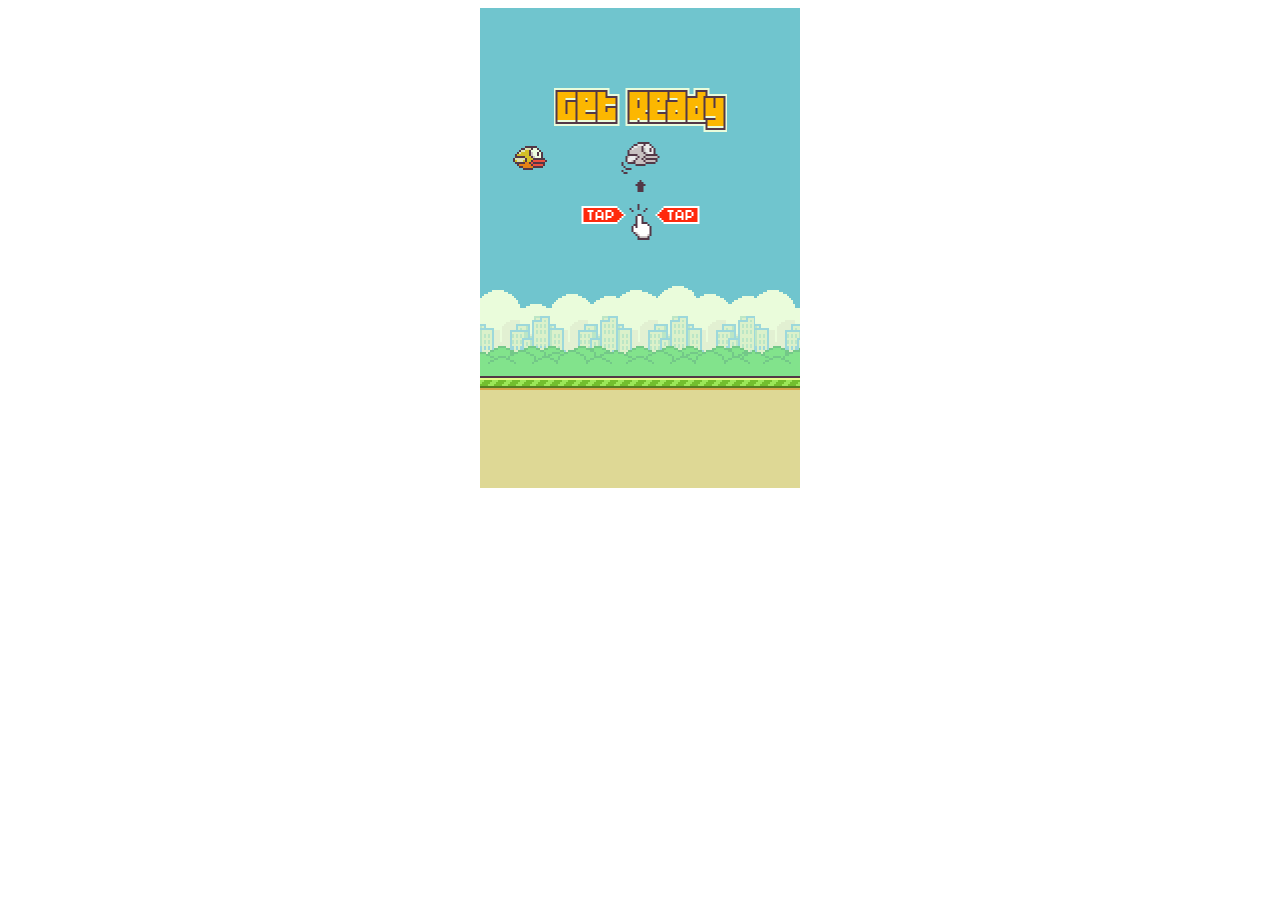
<file: flappybird/index.html>
<!DOCTYPE html>
<html lang="ko">
<head>
    <meta charset="UTF-8">
    <title>Flappy Bird</title>
    <style>        
        canvas{          
            display: block;
            margin: 0 auto;
        }
    </style>
</head>
<body>
    <canvas id="bird" width="320" height="480"></canvas>

    <script src="script.js"></script>
</body>
</html>
</file>
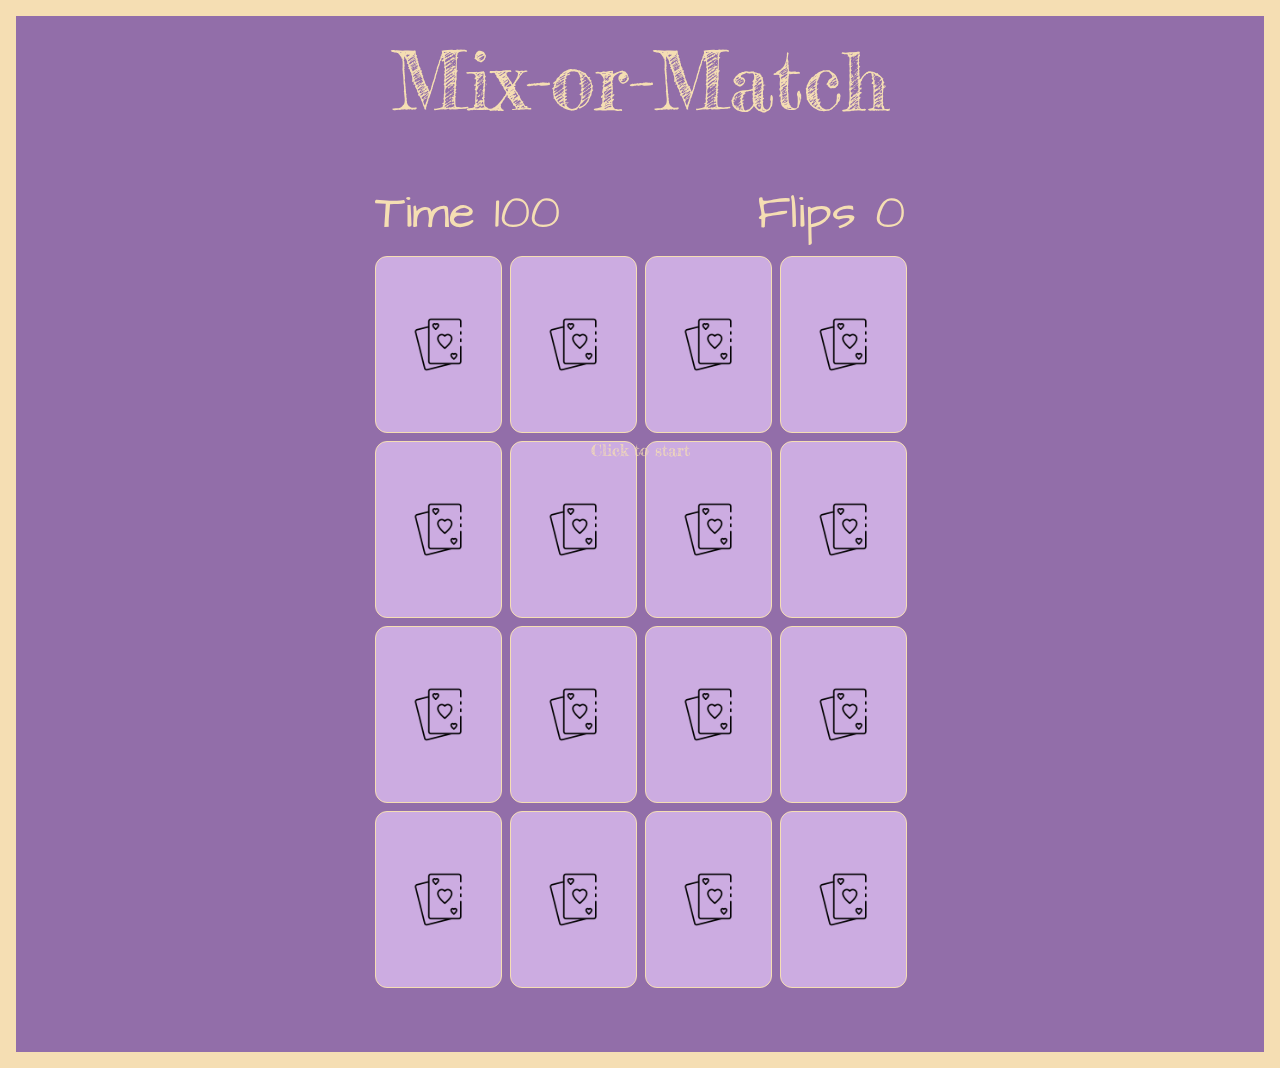
<file: memorygame/index.html>
<!DOCTYPE html>
<html lang="ko">
<head>
    <meta charset="UTF-8">
    <title>Memory Game</title>
    
    <!--    css    -->
    <link rel="stylesheet" href="style.css">
    <script src="app.js" async></script>
    
    <!--   font   -->
    <link rel="preconnect" href="https://fonts.gstatic.com">
    <link href="https://fonts.googleapis.com/css2?family=Fredericka+the+Great&display=swap" rel="stylesheet">
    <link href="https://fonts.googleapis.com/css2?family=Architects+Daughter&display=swap" rel="stylesheet">
    
</head>
<body>
   <h1 class="page_title">Mix-or-Match</h1>
   <div class="overlay_text visible">Click to start</div>
   <div id="game_over_text" class="overlay_text">GAME OVER
       <span class="overlay_text_small">Click to Restart</span>
   </div>
   <div id="victory_text" class="overlay_text">VICTORY
       <span class="overlay_text_small">Click to Restart</span>
   </div>
   <div class="game_container">
       <div class="game_info_container">
           <div class="game_info">
               Time <span id="time_remaining">100</span>
           </div>
           <div class="game_info">
               Flips <span id="flips">0</span>
           </div>
       </div>
       <div class="card">
           <div class="card_back card_face">
               <img src="img/heart-card.png" alt="카드하트모양" class="cob_web">
           </div>
           <div class="card_front card_face">
               <img src="img/balloons.png" alt="풍선" class="card_value">
           </div>
       </div>
       <div class="card">
           <div class="card_back card_face">
               <img src="img/heart-card.png" alt="카드하트모양" class="cob_web">
           </div>
           <div class="card_front card_face">
               <img src="img/balloons.png" alt="풍선" class="card_value">
           </div>
       </div>
       <div class="card">
           <div class="card_back card_face">
               <img src="img/heart-card.png" alt="카드하트모양" class="cob_web">
           </div>
           <div class="card_front card_face">
               <img src="img/bird.png" alt="새" class="card_value">
           </div>
       </div>
       <div class="card">
           <div class="card_back card_face">
               <img src="img/heart-card.png" alt="카드하트모양" class="cob_web">
           </div>
           <div class="card_front card_face">
               <img src="img/bird.png" alt="새" class="card_value">
           </div>
       </div>
       <div class="card">
           <div class="card_back card_face">
               <img src="img/heart-card.png" alt="카드하트모양" class="cob_web">
           </div>
           <div class="card_front card_face">
               <img src="img/candle.png" alt="양초" class="card_value">
           </div>
       </div>
       <div class="card">
           <div class="card_back card_face">
               <img src="img/heart-card.png" alt="카드하트모양" class="cob_web">
           </div>
           <div class="card_front card_face">
               <img src="img/candle.png" alt="양초" class="card_value">
           </div>
       </div>
       <div class="card">
           <div class="card_back card_face">
               <img src="img/heart-card.png" alt="카드하트모양" class="cob_web">
           </div>
           <div class="card_front card_face">
               <img src="img/favourite.png" alt="하트" class="card_value">
           </div>
       </div>
       <div class="card">
           <div class="card_back card_face">
               <img src="img/heart-card.png" alt="카드하트모양" class="cob_web">
           </div>
           <div class="card_front card_face">
               <img src="img/favourite.png" alt="하트" class="card_value">
           </div>
       </div>
       <div class="card">
           <div class="card_back card_face">
               <img src="img/heart-card.png" alt="카드하트모양" class="cob_web">
           </div>
           <div class="card_front card_face">
               <img src="img/hope.png" alt="희망" class="card_value">
           </div>
       </div>
       <div class="card">
           <div class="card_back card_face">
               <img src="img/heart-card.png" alt="카드하트모양" class="cob_web">
           </div>
           <div class="card_front card_face">
               <img src="img/hope.png" alt="희망" class="card_value">
           </div>
       </div>
       <div class="card">
           <div class="card_back card_face">
               <img src="img/heart-card.png" alt="카드하트모양" class="cob_web">
           </div>
           <div class="card_front card_face">
               <img src="img/medical-mask.png" alt="마스크" class="card_value">
           </div>
       </div>
       <div class="card">
           <div class="card_back card_face">
               <img src="img/heart-card.png" alt="카드하트모양" class="cob_web">
           </div>
           <div class="card_front card_face">
               <img src="img/medical-mask.png" alt="마스크" class="card_value">
           </div>
       </div>
       <div class="card">
           <div class="card_back card_face">
               <img src="img/heart-card.png" alt="카드하트모양" class="cob_web">
           </div>
           <div class="card_front card_face">
               <img src="img/origami.png" alt="학종이" class="card_value">
           </div>
       </div>
       <div class="card">
           <div class="card_back card_face">
               <img src="img/heart-card.png" alt="카드하트모양" class="cob_web">
           </div>
           <div class="card_front card_face">
               <img src="img/origami.png" alt="학종이" class="card_value">
           </div>
       </div>
       <div class="card">
           <div class="card_back card_face">
               <img src="img/heart-card.png" alt="카드하트모양" class="cob_web">
           </div>
           <div class="card_front card_face">
               <img src="img/proposal.png" alt="프로포즈" class="card_value">
           </div>
       </div>
       <div class="card">
           <div class="card_back card_face">
               <img src="img/heart-card.png" alt="카드하트모양" class="cob_web">
           </div>
           <div class="card_front card_face">
               <img src="img/proposal.png" alt="프로포즈" class="card_value">
           </div>
       </div>
   </div>   
</body>
</html>
</file>
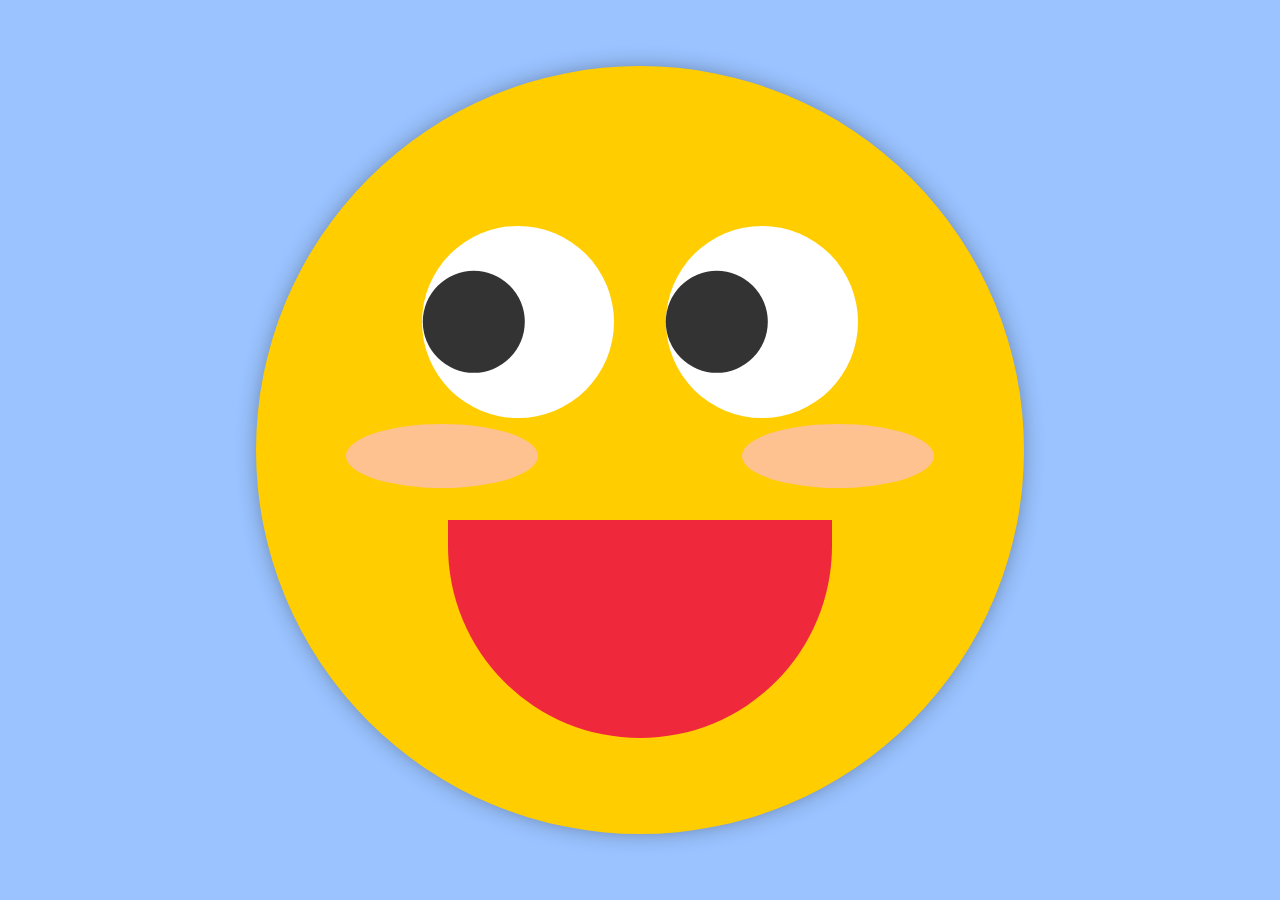
<file: smile/index.html>
<!DOCTYPE html>
<html lang="ko">
<head>
    <meta charset="UTF-8">
    <meta http-equiv="X-UA-Compatible" content="IE=edge">
    <meta name="viewport" content="width=device-width, initial-scale=1.0">
    <title>Smile Man follow eyes</title>

    <!-- css -->
    <link rel="stylesheet" href="smile.css">
    
</head>
<body>
    <div class="face">
        <div class="eyes">
            <div class="eye"></div>
            <div class="eye"></div>
        </div>
        <div class="cheeks">
            <div class="cheek"></div>
            <div class="cheek"></div>
        </div>
    </div>
    <script>
        document.querySelector('body').addEventListener('mousemove', eyeball);

        function eyeball(){
            const eye = document.querySelectorAll('.eye');
            eye.forEach(function(eye){
                let x = eye.getBoundingClientRect().left + eye.clientWidth / 2;
                let y = eye.getBoundingClientRect().top + eye.clientHeight / 2;
                let radian = Math.atan2(event.pageX - x, event.pageY - y);
                let rot = radian * (180 / Math.PI) * - 1 + 270;
                eye.style.transform = "rotate(" + rot + "deg)";
            });
        }
    </script>
</body>
</html>
</file>
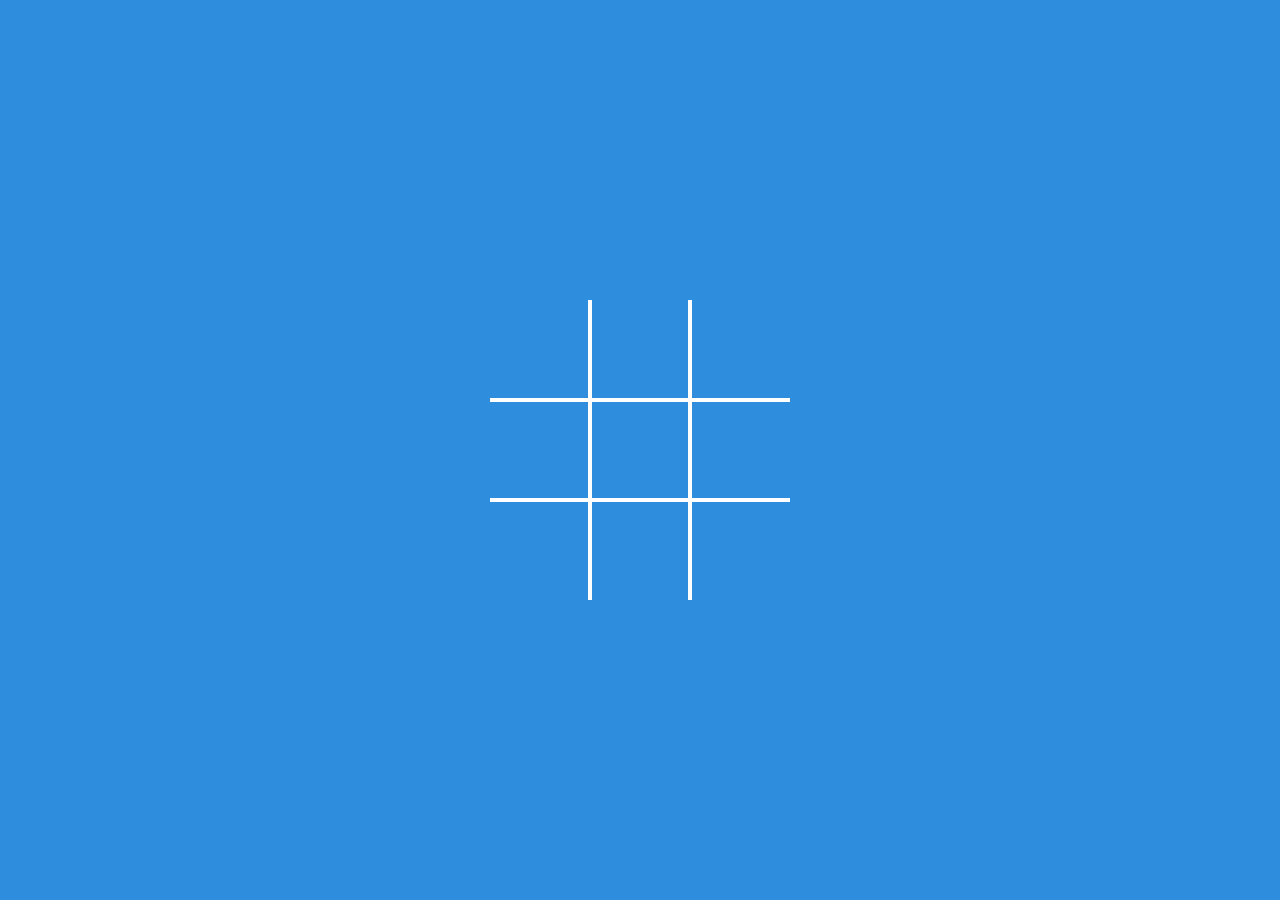
<file: tictactoe/index.html>
<!DOCTYPE html>
<html lang="ko">
<head>
    <meta charset="UTF-8">
    <meta name="viewport" content="user-scalable=no, initial-scale=1.0, maximum-scale=1.0, minimum-scale=1.0, width=device-width">
    <meta http-equiv="X-UA-Compatible" content="ie=edge">
    <meta name="keywords" content="틱택토,틱택토게임,ox게임">     

    <!--    css    -->
    <link rel="stylesheet" href="tictactoe.css">

    <!--  font   -->
    <link rel="preconnect" href="https://fonts.gstatic.com">
    <link href="https://fonts.googleapis.com/css2?family=Montserrat:wght@100;500&display=swap" rel="stylesheet">   

    <!-- js -->
    <script src="app.js" defer></script>

    <title>TicTacToe</title>
</head>
<body>
    <div class="board" id="bBoard">
        <div class="cell" data-cell></div>
        <div class="cell" data-cell></div>
        <div class="cell" data-cell></div>
        <div class="cell" data-cell></div>
        <div class="cell" data-cell></div>
        <div class="cell" data-cell></div>
        <div class="cell" data-cell></div>
        <div class="cell" data-cell></div>
        <div class="cell" data-cell></div>
    </div>
    <div class="winning-message" id="winningMessage">
        <div data-winning-message-text>X's win!</div>
        <button id="restartButton">Restart</button>
    </div>
</body>
</html>
</file>
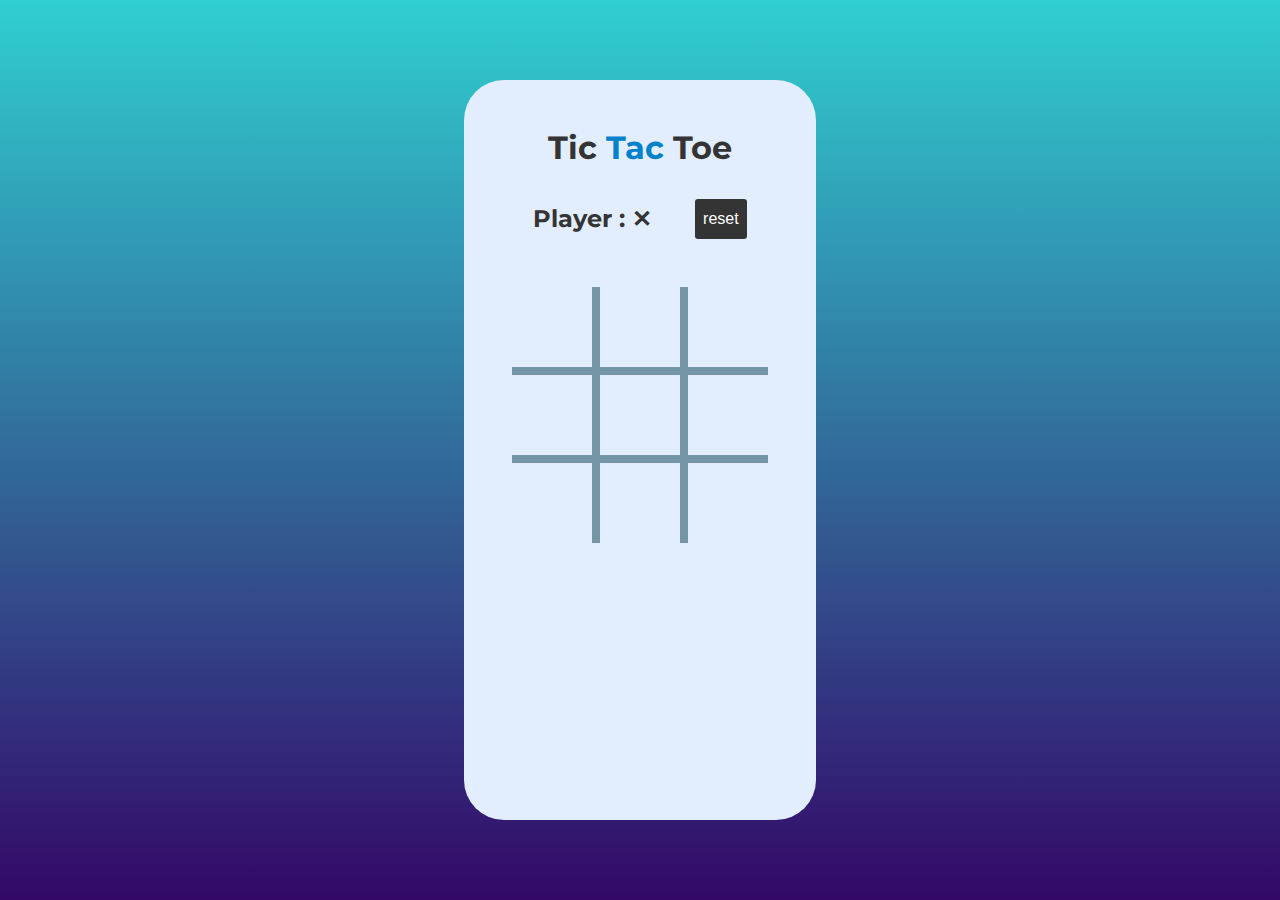
<file: html/tictacto/index.html>
<!DOCTYPE html>
<html lang="ko">
<head>
    <meta charset="UTF-8">
    <meta name="viewport" content="user-scalable=no, initial-scale=1.0, maximum-scale=1.0, minimum-scale=1.0, width=device-width">
    <meta http-equiv="X-UA-Compatible" content="ie=edge">
    <meta name="keywords" content="틱택토,틱택토게임,ox게임"> 
    <title>틱택토게임</title>
    <!--    css    -->
    <link rel="stylesheet" href="style.css">
    <!--  font   -->
    <link rel="preconnect" href="https://fonts.gstatic.com">
    <link href="https://fonts.googleapis.com/css2?family=Montserrat:wght@100;500&display=swap" rel="stylesheet">   

</head>
<body>
    <div class="container">
        <h1 class="title">Tic <span>Tac</span> Toe</h1>
        <div class="status_action">
            <div class="status">Player : ✕ </div>
            <button class="reset">reset</button>
        </div> 
        <div class="result"></div>       
        <div class="game_grid">
            <div class="game_cell"></div>
            <div class="game_cell"></div>
            <div class="game_cell"></div>
            <div class="game_cell"></div>
            <div class="game_cell"></div>
            <div class="game_cell"></div>
            <div class="game_cell"></div>
            <div class="game_cell"></div>
            <div class="game_cell"></div>
        </div>
    </div>
    
    
    <script src="app.js"></script>
</body>
</html>
</file>
<file: memorygame/style.css>
8 {
    box-sizing: border-box;
}

body {
    margin: 0;
    padding: 1rem;
    min-height: 100vh;
    border: 1rem solid;
    background: #926ea9;
    color: wheat;
}
body::-webkit-scrollbar {
    width: 3px;
}
body::-webkit-scrollbar-thumb {
    background-color: #cfa4ff;
}
body::-webkit-scrollbar-track {
    background-color: transparent;
}

html {
    min-height: 100vh;
    cursor: url(img/cursor.png), auto;
}

.page_title {
    margin: 0;
    font-weight: 400;
    font-family: 'Fredericka the Great', cursive;
    text-align: center;
    font-size: 5em;
}

.game_info_container {
    grid-column: 1 / -1;
    display: flex;
    justify-content: space-between;
}

.game_info {
    font-size: 3em;
    font-family: 'Architects Daughter', cursive;
}

.game_container {
    display: grid;
    grid-template-columns: repeat(4, auto);
    grid-gap: 10px;
    margin: 50px;
    justify-content: center;
    perspective: 500px;
}

.card {
    position: relative;
    height: 175px;
    width: 125px;
}

.card:hover {
    cursor: url(img/colorcursor.png), auto;
}

.card_face {
    position: absolute;
    width: 100%;
    height: 100%;
    display: flex;
    justify-content: center;
    align-items: center;
    overflow: hidden;
    backface-visibility: hidden;
    border-radius: 12px;
    border-width: 1px;
    border-style: solid;
    transition: transform 500ms ease-in-out;
}

.card.visible .card_back {
    transform: rotateY(-180deg);
}

.card.visible .card_front {
    background-color: #ffe0a7;
    border-color: #756c7b;
    transform: rotateY(0);
}

.card.matched .card_value {
    animation: dance 1s linear infinite 500ms;
}

.card_back {
    background-color: #ccace1;
    border-color: wheat;
    transform: rotateY(0);
}

.card_face:hover .cob_web {
    width: 60px;
    height: 60px;
}

.card_front {
    transform: rotateY(180deg);
}

.card_value {
    width: 70px;
    height: 70px;
    transform: scale(0.9);
    transition: transform 100ms ease-in-out;
}

.card_front:hover .card_value {
    transform: scale(1);
}

.cob_web {
    position: absolute;
    width: 55px;
    height: 55px;
    transition: width 100ms ease-in-out, height 100ms ease-in-out;
}

.overlay_text {
    display: none;
    position: fixed;
    top: 0;
    right: 0;
    left: 0;
    bottom: 0;
    justify-content: center;
    align-items: center;
    z-index: 100;
    color: wheat;
    font-family: 'Fredericka the Great', cursive;
}

.overlay_text_small {
    font-size: 0.3em;
}

.overlay_text.visible {
    display: flex;
    flex-direction: column;
    animation: overlay-grow 500ms forwards;
}

@keyframes dance {

    0%,
    100% {
        transform: rotate(0)
    }

    25% {
        transform: rotate(-20deg)
    }

    75% {
        transform: rotate(20deg)
    }
}

@keyframes overlay-grow {
    from {
        background-color: rgba(0, 0, 0, 0);
        font-size: 0;
    }

    to {
        background-color: rgba(0, 0, 0, .8);
        font-size: 3em;
    }
}

@media (max-width: 500px) {    
    .game_container {
        grid-template-columns: repeat(2, auto);    
    }
    .game_info_container {
        flex-direction: column;
        align-items: center;
    }
}
</file>
<file: smile/smile.css>
*{
    margin: 0;
    padding: 0;
    box-sizing: border-box;
}
body{
    display: flex;
    justify-content: center;
    align-items: center;
    min-height: 100vh;
    background-color: rgb(154, 195, 255);
}
.face{
    position: relative;
    width: 60vw;
    height: 60vw;
    border-radius: 50%;
    background-color: #ffcd00;
    display: flex;
    flex-direction: column;
    justify-content: center;
    align-items: center;
    box-shadow: 0px 0px 25px -5px rgba(0,0,0,0.45);
}
.face::before{
    content: '';
    position: absolute;
    bottom: 7.5vw;
    width: 30vw;
    height: 17vw;
    border-bottom-left-radius: 15vw;
    border-bottom-right-radius: 15vw;
    transition: 0.5s;
    background-color: #f0283c;
}
.face:hover::before{
    content: '';
    position: absolute;
    bottom: 5.5vvw;
    width: 15vw;
    height: 20vw;
    border-radius: 50%;
}
.face:hover .cheeks .cheek{
    background: rgb(255 74 74 / 83%);
}
.eyes{
    position: relative;
    top: -7.5vw;
    display: flex;
}
.eyes .eye{
    position: relative;
    width: 15vw;
    height: 15vw;
    display: block;
    background: #fff;
    margin: 0 2vw;
    border-radius: 50%;
}
.eyes .eye::before{
    content: '';
    position: absolute;
    top: 50%;
    left: 4vw;
    transform: translate(-50%,-50%);
    width: 8vw;
    height: 8vw;
    background-color: #333;
    border-radius: 50%;
}
.cheeks{
    position: relative;
    top: -7vw;
    display: flex;
}
.cheeks .cheek{
    position: relative;
    width: 15vw;
    height: 5vw;
    display: block;
    background: rgb(253 191 172 / 83%);
    margin: 0 8vw;
    border-radius: 50%;
    transition: 0.5s;
}
</file>
<file: tictactoe/tictactoe.css>
*{
    box-sizing: border-box;
    margin: 0;
    padding: 0;
}
:root{
    --cell-size: 100px;
    --mark-size: calc(var(--cell-size) * 0.9);
}
body{
    font-family: "'Montserrat'";
    font-weight: 500;
    background-color: #2f8dde;
}
.board{
    width: 100vw;
    height: 100vh;
    display: grid;
    justify-content: center;
    align-content: center;
    align-items: center;
    justify-items: center;
    grid-template-columns: repeat(3, auto);
}
.cell{
    width: var(--cell-size);
    height: var(--cell-size);
    border: 2px solid #fff;
    display: flex;
    justify-content: center;
    align-items: center;
    position: relative;
    cursor: pointer;
}
.cell:first-child,
.cell:nth-child(2),
.cell:nth-child(3){
    border-top: none;
}
.cell:nth-child(3n + 1){
    border-left: none;
}
.cell:nth-child(3n + 3){
    border-right: none;
}
.cell:last-child,
.cell:nth-child(7),
.cell:nth-child(8){
    border-bottom: none;
}
.cell.x::before,
.cell.x::after,
.board.x .cell:not(.x):not(.circle):hover::before,
.board.x .cell:not(.x):not(.circle):hover:after{
    content: '';
    position: absolute;
    width: calc(var(--mark-size) * 0.15);
    height: var(--mark-size);
    background: #222;
}
.cell.x::before,
.board.x .cell:not(.x):not(.circle):hover::before{
    transform: rotate(45deg);
}
.cell.x::after,
.board.x .cell:not(.x):not(.circle):hover::after{
    transform: rotate(-45deg);
}
.cell.circle::before,
.cell.circle::after,
.board.circle .cell:not(.x):not(.circle):hover::before,
.board.circle .cell:not(.x):not(.circle):hover::after{
    content: '';
    position: absolute;
    border-radius: 50%;    
}
.cell.circle::before,
.board.circle .cell:not(.x):not(.circle):hover::before{
    width: var(--mark-size);
    height: var(--mark-size);
}
.cell.circle::after,
.board.circle .cell:not(.x):not(.circle):hover::after{
    width: calc(var(--mark-size) * 0.7);
    height: calc(var(--mark-size) * 0.7);
    background: #2F8DDE;
}
.cell.x,
.cell.circle{
    cursor: not-allowed;
}
.cell.x::before,
.cell.x::after,
.cell.circle::before{
    background-color: #222;
}
.board.x .cell:not(.x):not(.circle):hover::before,
.board.x .cell:not(.x):not(.circle):hover::after,
.board.circle .cell:not(.x):not(.circle):hover::before{
    background: rgba(219, 213, 202, 0.74);
}
/* reset */
.winning-message{
    display: none;
    position: fixed;
    top: 0;
    left: 0;
    right: 0;
    bottom: 0;
    background-color: #13212eb7;
    flex-direction: column;
    justify-content: center;
    align-items: center;
    color: #fff;
    font-size: 4rem;
}
.winning-message button{
    font-size: 2rem;
    background-color: #fff;
    border: none;
    outline: none;
    padding: 0.35em 2em;
    cursor: pointer;
    border-radius: 5px;
    margin: 0.5em 0;
}
.winning-message button:hover{
    opacity: 0.7;
}
.winning-message.show{
    display: flex;
}
</file>
<file: html/tictacto/style.css>
*{
    box-sizing: border-box;
    margin: 0;
    padding: 0;
}

body{
    font-family: 'Montserrat', sans-serif;
    display: flex;
    height: 100vh;
    justify-content: center;
    font-size: 10px;
    color: #343434;
    background-image: linear-gradient(to bottom, #30cfd0 0%, #330867 100%);
}
.container{
    background-color: #e2edfe;
    margin: 5rem;
    padding: 3rem;
    border-radius: 2.5rem;
    position: relative;
}
.title{
    text-align: center;
    font-size: 2rem;
}
.title span{
    color: #0081cc;
}
.status_action{
    margin-top: 2rem;   
    display: flex;
    justify-content: space-around;
}
.status{
    font-size: 1.5rem;
    line-height: 2.5rem;
    font-weight: bold;
}
.status span{
    color: #0081cc;
}
.reset{
    cursor: pointer;
    border: 0;
    outline: 0;    
    font-size: 1.6em;    
    padding: 0.5rem;
    border-radius: 3px;
    color: #fff;
    background-color: #343434;
}
.reset:hover{
    color: #343434;
    background-color: #fff;
}
.game_grid{
    display: grid;
    grid-template-columns: repeat(3, 1fr);
    grid-template-rows: repeat(3, 1fr);
    grid-gap: 0.5rem;
    margin-top: 3rem;
    background-color: #7596a7;
}
.game_cell{
    height: 5rem;
    width: 5rem;
    background-color: #e2edfe;
    cursor: pointer;
    display: flex;
    justify-content: center;
    align-items: center;
    font-weight: bold;    
}
.x, .o{
    cursor: default;
}
.x::after{
    content: '✕';
    font-size: 4rem;
    color: #353535;
    line-height: 8rem;
}
.o::after{
    content: '○';
    font-size: 4rem;
    color: #0d62ba;
    line-height: 8rem;
}
.won::after{
    color: #ff247f;
}

/*mediaQuery*/
@media (max-width: 350px) {
    .container{background: none; margin: 0;}
    .title{display: none;}
    .status_action{display: none;}
    .game_grid{margin-top: 0;}
}
</file>
